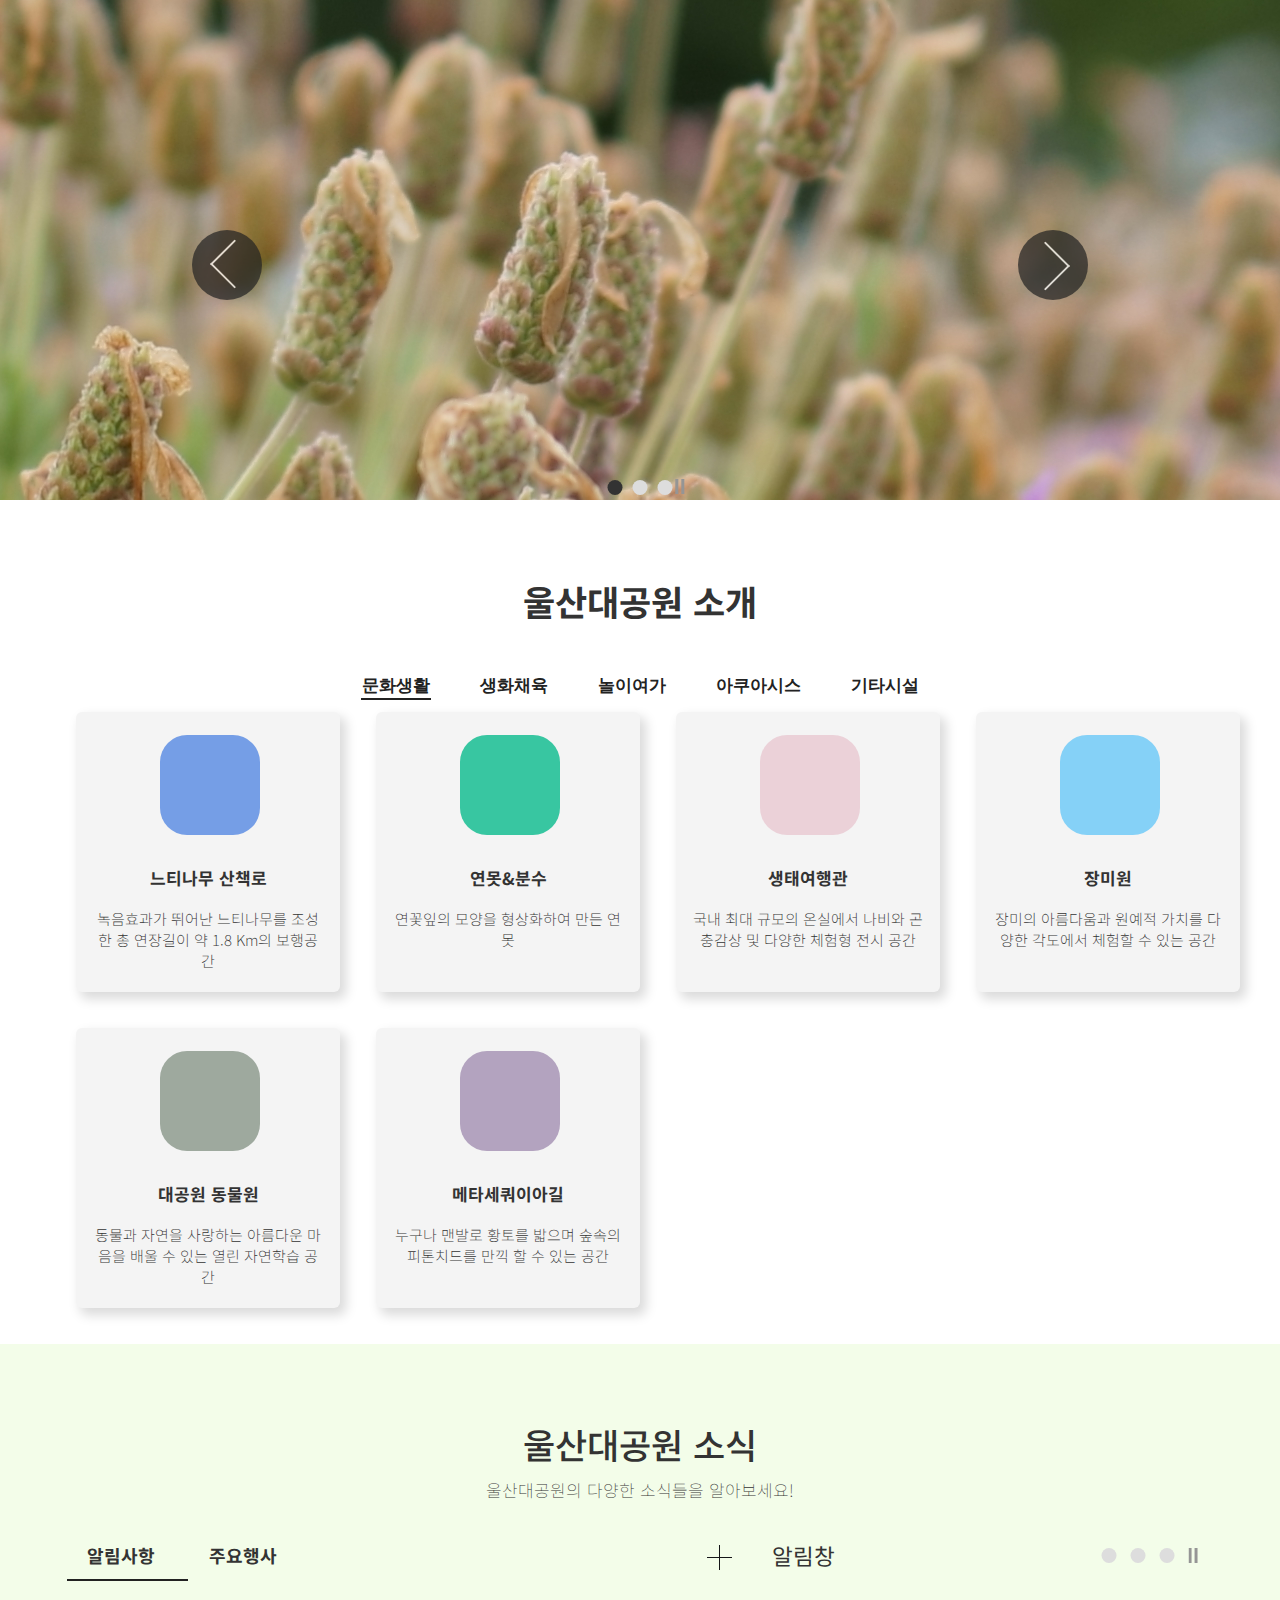
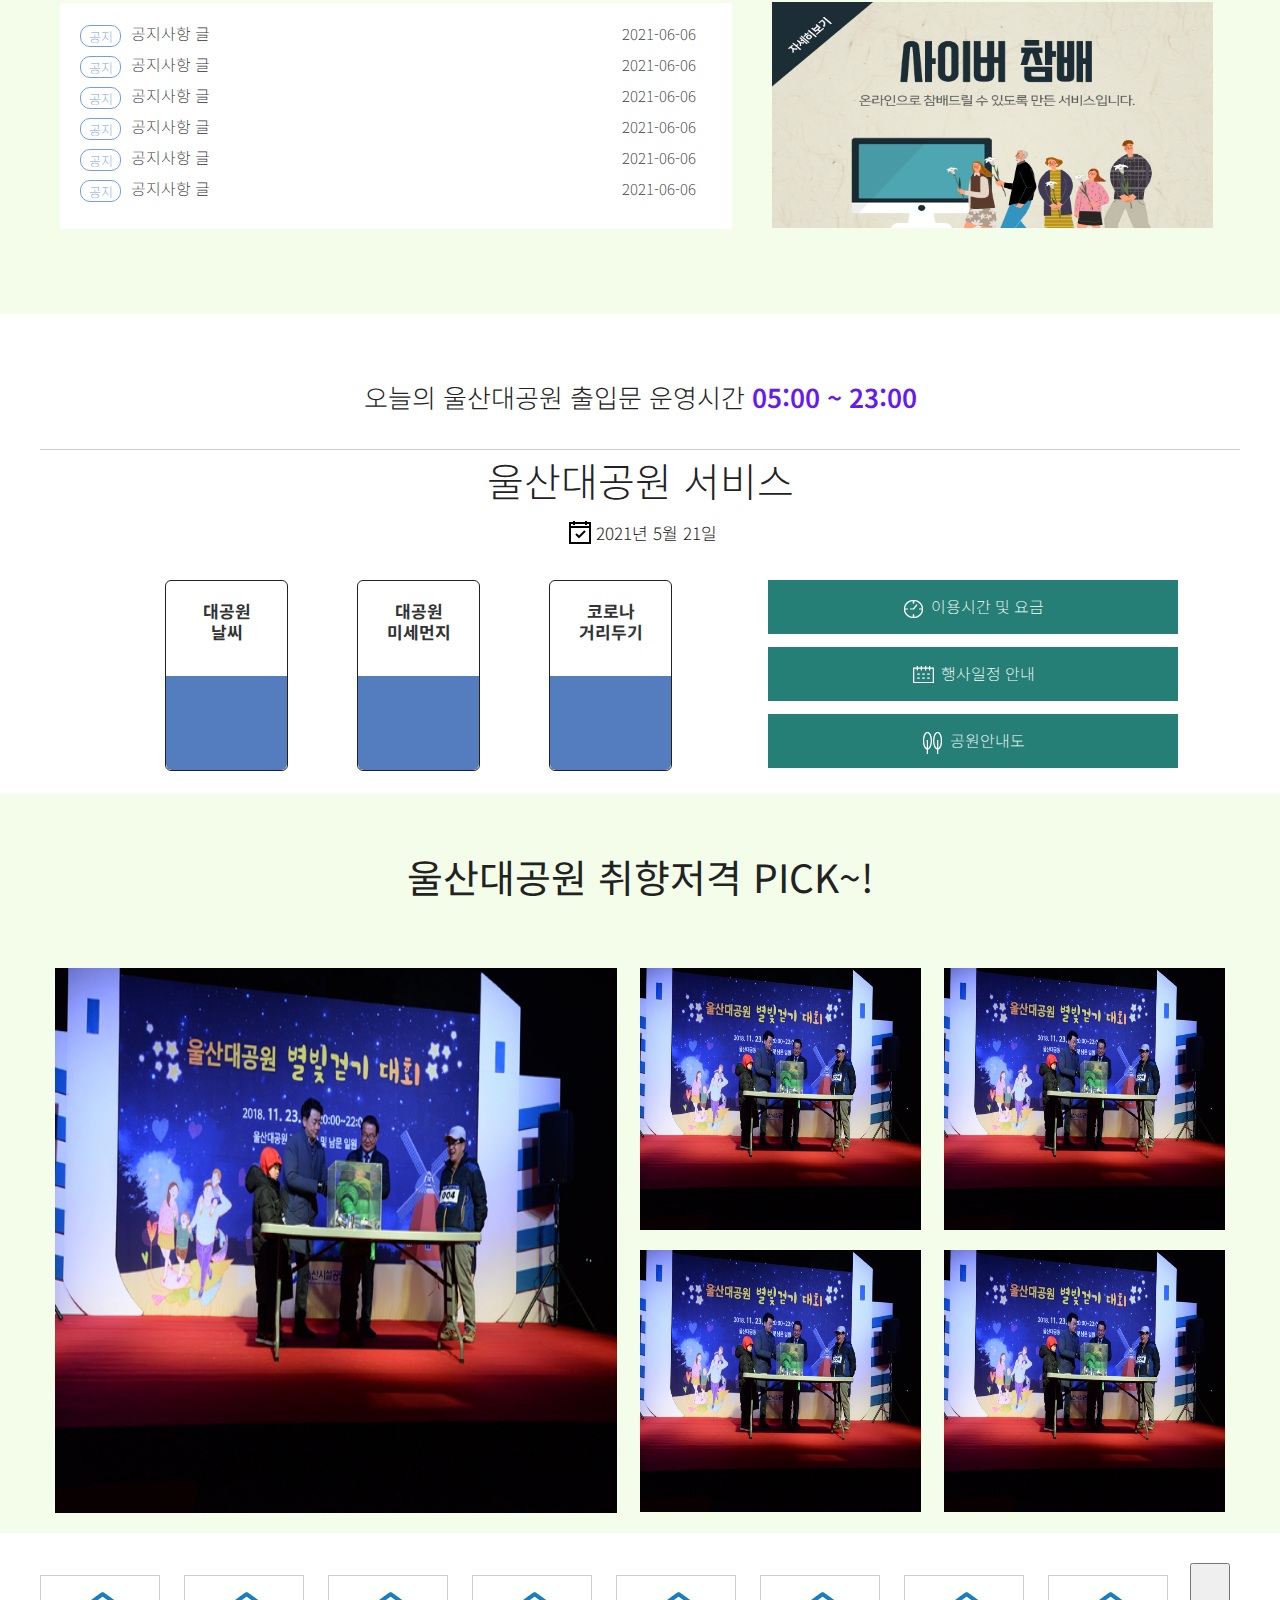
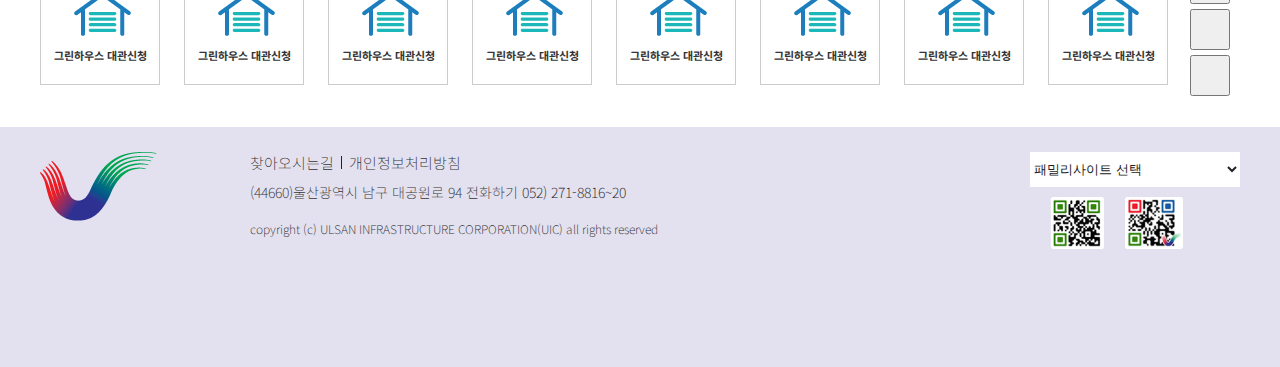
<file: index.html>
<!DOCTYPE html>
<html lang="ko">
<head>
    <meta charset="UTF-8">
    <meta http-equiv="X-UA-Compatible" content="IE=edge">
    <meta name="viewport" content="width=device-width, initial-scale=1.0">
    <title>울산대공원 홈페이지에 오신것을 환영합니다.</title>
    <link rel="stylesheet" type="text/css" href="css/reset.css">
    <link rel="stylesheet" type="text/css" href="css/style.css">
    <script src="js/slide.js"></script>
</head>
<body>
    <div class="wrap">
        <header>
            <? @include ('head.html')  ?>
        </header>
        <div class="container">
            <section class="main-visual-wrap">
                <h2 style="display: none;">메인 비주얼</h2>
                <div class="main-visual-box">
                    <div class="main-visual-img-box">
                        <div class="slide_content slide01 slide_active">
                            <img class="item1" src="images/main/main_visual_img01.jpg" alt="메인이미지1">
                        </div> 
                        <div class="slide_content slide02">
                            <img class="item2" src="images/main/main_visual_img02.jpg" alt="메인이미지2"> 
                        </div>
                        <div class="slide_content slide03">
                            <img class="item3" src="images/main/main_visual_img03.jpg" alt="메인이미지3"> 
                        </div>
                        
                    </div>
                    <div class="control-wrap">
                        <div class="arrow_box prev">
                            <div class="arrow_left">
                                <span></span>
                                <span></span>
                            </div>
                        </div>
                        <div class="arrow_box next">
                            <div class="arrow_right">
                                <span></span>
                                <span></span>
                            </div>
                        </div>
                    </div>
                    <div class="visual-ctr">
                        <ul class="slide_pagination">
                        </ul>
                        <a class="main-visual-slide_ctr carousel-stop" href="#" title="비주얼박스 재생">
                            <img src="images/button/btn-main-slide-stop.png" alt="정지">
                        </a>
                    </div>
                </div>
            </section>
            <section class="main-intro-box">
                <div class="tab-box">
                    <h2>울산대공원 소개</h2>
                    <div class="tab-title">
                        <div class="title-wrapper">
                            <div class="title active">
                                <button type="button" >문화생활</button>
                            </div>
                            <div class="title">
                                <button>생화채육</button>
                            </div>
                            <div class="title">
                                <button>놀이여가</button>
                            </div>
                            <div class="title">
                                <button>아쿠아시스</button>
                            </div>
                            <div class="title">
                                <button>기타시설</button>
                            </div>
                        </div>
                    </div>
                    <div class="main-intro-list-wrap">
                        <ul class="list">
                            <li>
                                <div class="box blue"></div>
                                <span>느티나무 산책로</span>
                                <p>녹음효과가 뛰어난 느티나무를 조성한 총 
                                    연장길이 약 1.8 Km의 보행공간</p>
                            </li>
                            <li>
                                <div class="box green"></div>
                                <span>연못&분수</span>
                                <p>연꽃잎의 모양을 형상화하여 만든 연못</p>
                            </li>
                            <li>
                                <div class="box pink"></div>
                                <span>생태여행관</span>
                                <p>국내 최대 규모의 온실에서 나비와 곤충감상
                                    및 다양한 체험형 전시 공간</p>
                            </li>
                            <li>
                                <div class="box sky"></div>
                                <span>장미원</span>
                                <p>장미의 아름다움과 원예적 가치를 다양한
                                    각도에서 체험할 수 있는 공간</p>
                            </li>
                            <li>
                                <div class="box darkgray"></div>
                                <span>대공원 동물원</span>
                                <p>동물과 자연을 사랑하는 아름다운 마음을
                                    배울 수 있는 열린 자연학습 공간</p>
                            </li>
                            <li>
                                <div class="box purple"></div>
                                <span>메타세쿼이아길</span>
                                <p>누구나 맨발로 황토를 밟으며 숲속의
                                    피톤치드를 만끽 할 수 있는 공간</p>
                            </li>
                        </ul>
                    </div>
                </div>
            </section>
            <section class="main-intro-news">
                <div class="main-news-head">
                    <h2>울산대공원 소식</h2>
                    <p>울산대공원의 다양한 소식들을 알아보세요!</p>
                </div>
                <div class="main-news-flex">
                    <div class="main-news-list">
                        <div class="point">
                            <ul class="title">
                                <li class="ative"><a href="#">알림사항</a></li>
                                <li><a href="#">주요행사</a></li>
                            </ul>
                            <div class="main-news-view">
                                <ul>
                                    <li><a href="#">공지사항 글</a><span>2021-06-06</span></li>
                                    <li><a href="#">공지사항 글</a><span>2021-06-06</span></li>
                                    <li><a href="#">공지사항 글</a><span>2021-06-06</span></li>
                                    <li><a href="#">공지사항 글</a><span>2021-06-06</span></li>
                                    <li><a href="#">공지사항 글</a><span>2021-06-06</span></li>
                                    <li><a href="#">공지사항 글</a><span>2021-06-06</span></li>
                                </ul>
                                <a href="#" title="더보기" class="main-more-btn">
                                    <img src="/images/button/btn-more.png" alt="더보기">
                                </a>
                            </div>
                        </div>
                    </div>
                    <div class="main-popup-list">
                        <h2>알림창</h2>
                        <div class="popup-control">
                            <ul class="slide_pagination">
                                <li class="dot">
                                    <a  href="#"></a>
                                </li>
                                <li class="dot">
                                    <a href="#"></a>
                                </li>
                                <li class="dot">
                                    <a href="#"></a>
                                </li>
                                <li>
                                    <img src="images/button/btn-main-slide-stop.png" alt="정지">
                                </li>
                            </ul>
                        </div>
                        <div class="m_popupzone">
                            <div class="box">
                                <div>
                                    <a href="#"><img src="/images/popup/popup_cbmr.jpg" alt="사이버 참배 온라인으로 참배드릴 수 있도록 만든 서비스입니다. 자세히보기"></a>
                                </div>
                            </div>
                        </div>
                    </div>
                </div>
            </section>
            <section class="main-intro-info">
                <div class="hour">
                    <p>오늘의 울산대공원 출입문 운영시간<span> 05:00 ~ 23:00 </span></p>
                </div>
                <h2>울산대공원 서비스</h2>
                <div class="calredar">
                    <svg xmlns="http://www.w3.org/2000/svg" xmlns:xlink="http://www.w3.org/1999/xlink" width="32" height="32" viewBox="0 0 62 62">
                        <image id="Today_icon-icons.com_55795" width="62" height="62" xlink:href="[data-uri]"/>
                    </svg>
                    <p class="txt">2021년 5월 21일</p>
                </div>
                <div class="info-box">
                    <div class="wather-list">
                        <ul class="wather-info">
                            <li>
                                <div class="color"></div>
                                <span>대공원<br>날씨</span>
                            </li>
                            <li>
                                <div class="color"></div>
                                <span>대공원<br>미세먼지</span>
                            </li>
                            <li>
                                <div class="color"></div>
                                <span>코로나<br>거리두기</span>
                            </li>
                        </ul>
                    </div>
                    <div class="info-list">
                        <ul>
                            <li>
                                <a href="#">
                                    <svg xmlns="http://www.w3.org/2000/svg" xmlns:xlink="http://www.w3.org/1999/xlink" width="25" height="25" viewBox="0 0 25 25">
                                        <image id="service_cont_icon1" width="25" height="25" xlink:href="[data-uri]"/>
                                    </svg>이용시간 및 요금</a>
                                </li>
                            <li><a href="#">
                                <svg xmlns="http://www.w3.org/2000/svg" xmlns:xlink="http://www.w3.org/1999/xlink" width="25" height="25" viewBox="0 0 25 25">
                                    <image id="service_cont_icon2" width="25" height="25" xlink:href="[data-uri]"/>
                                </svg>행사일정 안내</a>
                            </li>
                            <li><a href="#">
                                <svg xmlns="http://www.w3.org/2000/svg" xmlns:xlink="http://www.w3.org/1999/xlink" width="25" height="25" viewBox="0 0 25 25">
                                    <image id="service_cont_icon3" width="25" height="25" xlink:href="[data-uri]"/>
                                </svg>공원안내도</a>
                            </li>
                        </ul>
                    </div>
                </div>
            </section>
            <section class="main-intro-phto">
                <div class="main-phto-head">
                    <h2>울산대공원 취향저격 PICK~!</h2>
                </div>
                <div class="phto-list">
                    <ul>
                        <li class="large">
                            <img src="/images/phto/image.jpg" alt="">
                        </li>
                        <li class="small">
                            <img src="/images/phto/image.jpg" alt="">
                        </li>
                        <li class="small">
                            <img src="/images/phto/image.jpg" alt="">
                        </li>
                        <li class="small">
                            <img src="/images/phto/image.jpg" alt="">
                        </li>
                        <li class="small">
                            <img src="/images/phto/image.jpg" alt="">
                        </li>
                    </ul>
                </div>
            </section>
            <section class="main-intro-quick">
                <h2 style="display: none;">메인 퀵박스</h2>
                <div class="quick-wrap">
                    <div class="quick_area">
                        <div class="quick_control">
                            <button type="button" class="quick_prev slick-arrow" style="display: block;">이전</button>
                            <button type="button" class="quick_pause" style="display: none;">일시정지</button>
                            <button type="button" class="quick_play" style="display: block;">재생</button>
                            <button type="button" class="quick_next slick-arrow" style="display: block;">다음</button>
                        </div>
                        <div class="quick_list">
                            <div class="item">
                                <svg xmlns="http://www.w3.org/2000/svg" xmlns:xlink="http://www.w3.org/1999/xlink" width="100" height="60" viewBox="0 0 100 60">
                                    <image width="100" height="60" xlink:href="[data-uri]"/>
                                </svg>
                                <p>그린하우스 대관신청</p>
                            </div>
                            <div class="item">
                                <svg xmlns="http://www.w3.org/2000/svg" xmlns:xlink="http://www.w3.org/1999/xlink" width="100" height="60" viewBox="0 0 100 60">
                                    <image width="100" height="60" xlink:href="[data-uri]"/>
                                </svg>
                                <p>그린하우스 대관신청</p>
                            </div>
                            <div class="item">
                                <svg xmlns="http://www.w3.org/2000/svg" xmlns:xlink="http://www.w3.org/1999/xlink" width="100" height="60" viewBox="0 0 100 60">
                                    <image width="100" height="60" xlink:href="[data-uri]"/>
                                </svg>
                                <p>그린하우스 대관신청</p>
                            </div>
                            <div class="item">
                                <svg xmlns="http://www.w3.org/2000/svg" xmlns:xlink="http://www.w3.org/1999/xlink" width="100" height="60" viewBox="0 0 100 60">
                                    <image width="100" height="60" xlink:href="[data-uri]"/>
                                </svg>
                                <p>그린하우스 대관신청</p>
                            </div>
                            <div class="item">
                                <svg xmlns="http://www.w3.org/2000/svg" xmlns:xlink="http://www.w3.org/1999/xlink" width="100" height="60" viewBox="0 0 100 60">
                                    <image width="100" height="60" xlink:href="[data-uri]"/>
                                </svg>
                                <p>그린하우스 대관신청</p>
                            </div>
                            <div class="item">
                                <svg xmlns="http://www.w3.org/2000/svg" xmlns:xlink="http://www.w3.org/1999/xlink" width="100" height="60" viewBox="0 0 100 60">
                                    <image width="100" height="60" xlink:href="[data-uri]"/>
                                </svg>
                                <p>그린하우스 대관신청</p>
                            </div>
                            <div class="item">
                                <svg xmlns="http://www.w3.org/2000/svg" xmlns:xlink="http://www.w3.org/1999/xlink" width="100" height="60" viewBox="0 0 100 60">
                                    <image width="100" height="60" xlink:href="[data-uri]"/>
                                </svg>
                                <p>그린하우스 대관신청</p>
                            </div>
                            <div class="item">
                                <svg xmlns="http://www.w3.org/2000/svg" xmlns:xlink="http://www.w3.org/1999/xlink" width="100" height="60" viewBox="0 0 100 60">
                                    <image width="100" height="60" xlink:href="[data-uri]"/>
                                </svg>
                                <p>그린하우스 대관신청</p>
                            </div>
                        </div>
                    </div>
                </div>
            </section>
        </div>
    </div>
    <footer>
        <div class="foot-wrap">
            <div class="foot-box">
                <div class="f-logo">
                    <svg xmlns="http://www.w3.org/2000/svg" xmlns:xlink="http://www.w3.org/1999/xlink" width="117" height="69" viewBox="0 0 117 69">
                        <image id="footer_logo" width="117" height="69" xlink:href="[data-uri]"/>
                    </svg>
                </div>
                <div class="f-copy">
                    <ul class="f-info">
                        <li>
                            <a href="#">찾아오시는길</a> 
                        </li>
                        <li>
                            <a href="#">개인정보처리방침</a>
                        </li>
                    </ul>
                    <address>
                        (44660)울산광역시 남구 대공원로 94
                        <span>
                            전화하기
                            <a href="tel:052-271-8816"> 052) 271-8816~20</a>
                        </span>
                    </address>
                    <p>copyright (c) ULSAN INFRASTRUCTURE CORPORATION(UIC) all rights reserved</p>
                </div>
                <div class="f-link">
                    <div class="f-link-semi">
                        <select name="site" id="sitego">
                            <option value="">패밀리사이트 선택</option>
                        </select>
                    </div>
                    <div class="qr-code">
                        <svg xmlns="http://www.w3.org/2000/svg" xmlns:xlink="http://www.w3.org/1999/xlink" width="54.842" height="52.1" viewBox="0 0 54.842 52.1">
                            <image id="qr" width="54.842" height="52.1" xlink:href="[data-uri]"/>
                        </svg>
                        <svg xmlns="http://www.w3.org/2000/svg" xmlns:xlink="http://www.w3.org/1999/xlink" width="58" height="52" viewBox="0 0 58 52">
                            <defs>
                              <pattern id="pattern" preserveAspectRatio="none" width="100%" height="100%" viewBox="0 0 85 76">
                                <image width="85" height="76" xlink:href="[data-uri]"/>
                              </pattern>
                            </defs>
                            <rect id="qr_1_" data-name="qr (1)" width="58" height="52" fill="url(#pattern)"/>
                        </svg>
                    </div>
                </div>
            </div>
        </div>  
    </footer>
</body>
</html>
</file>
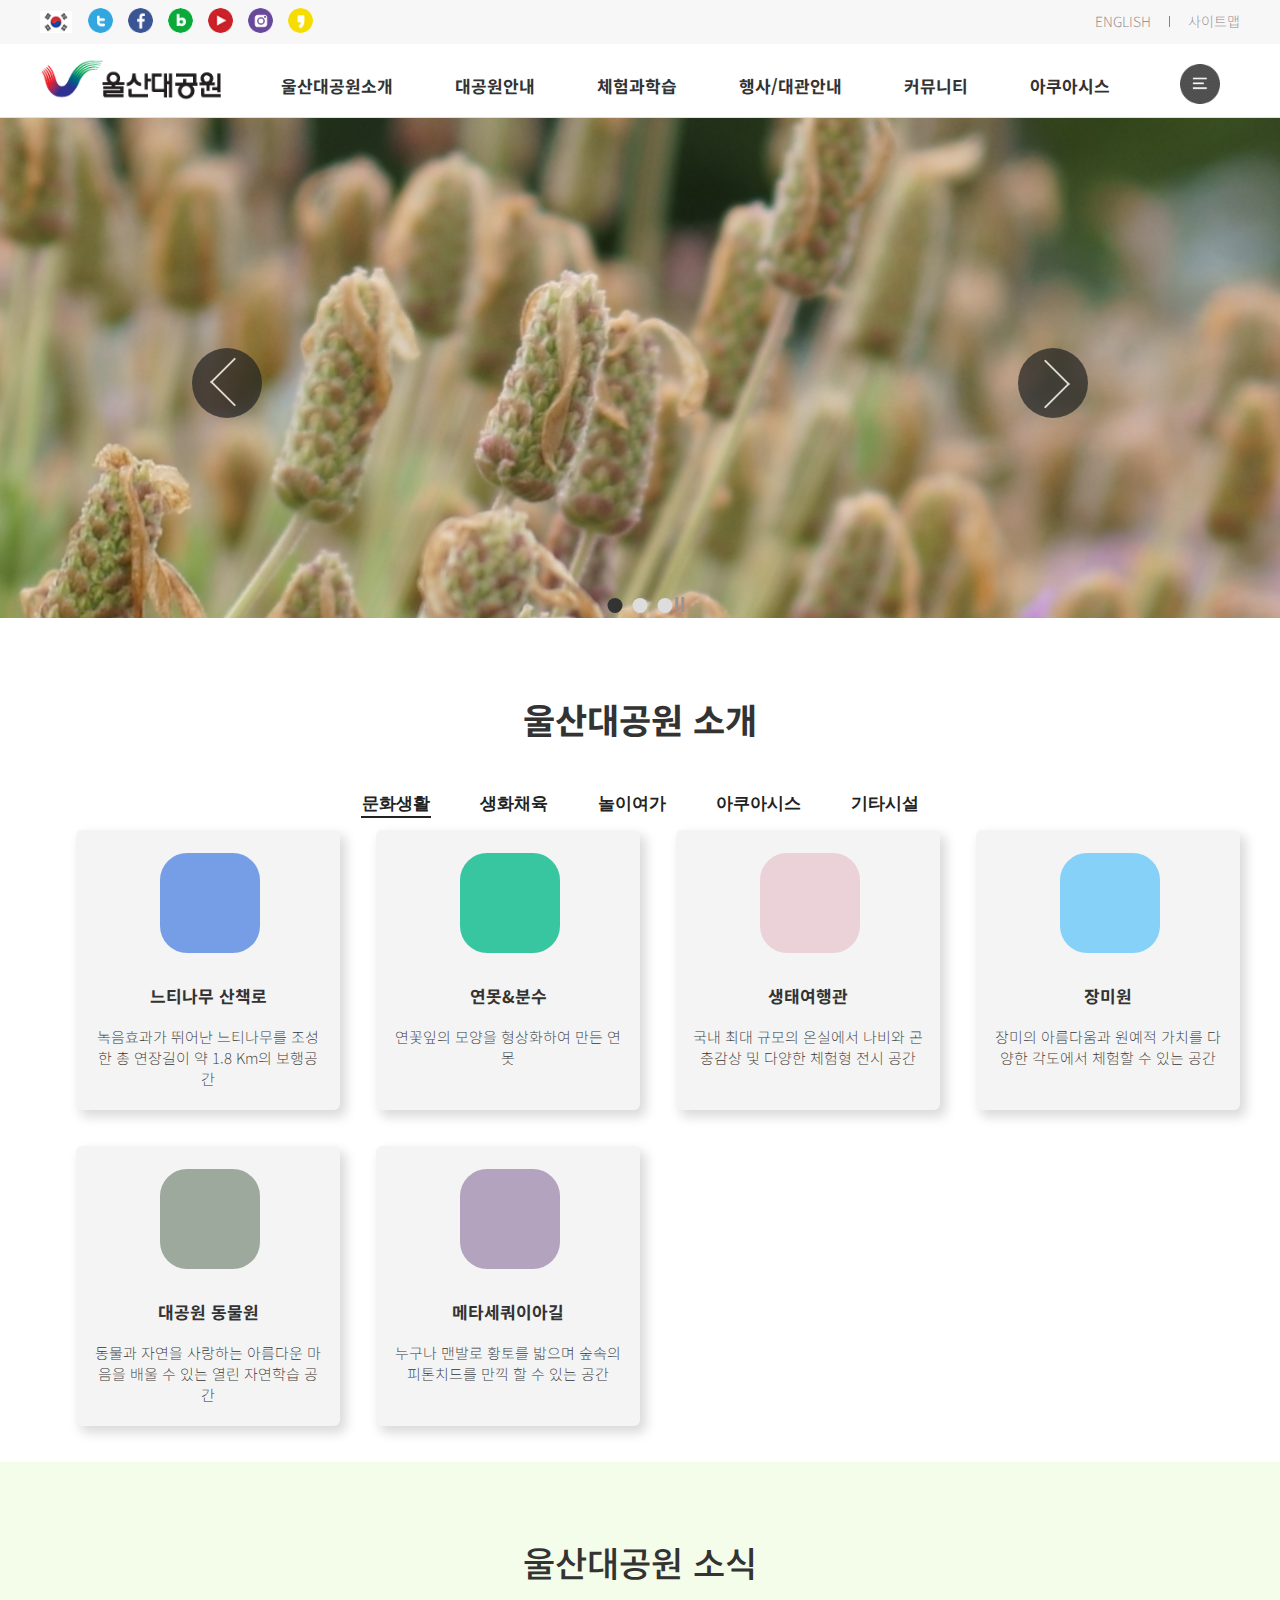
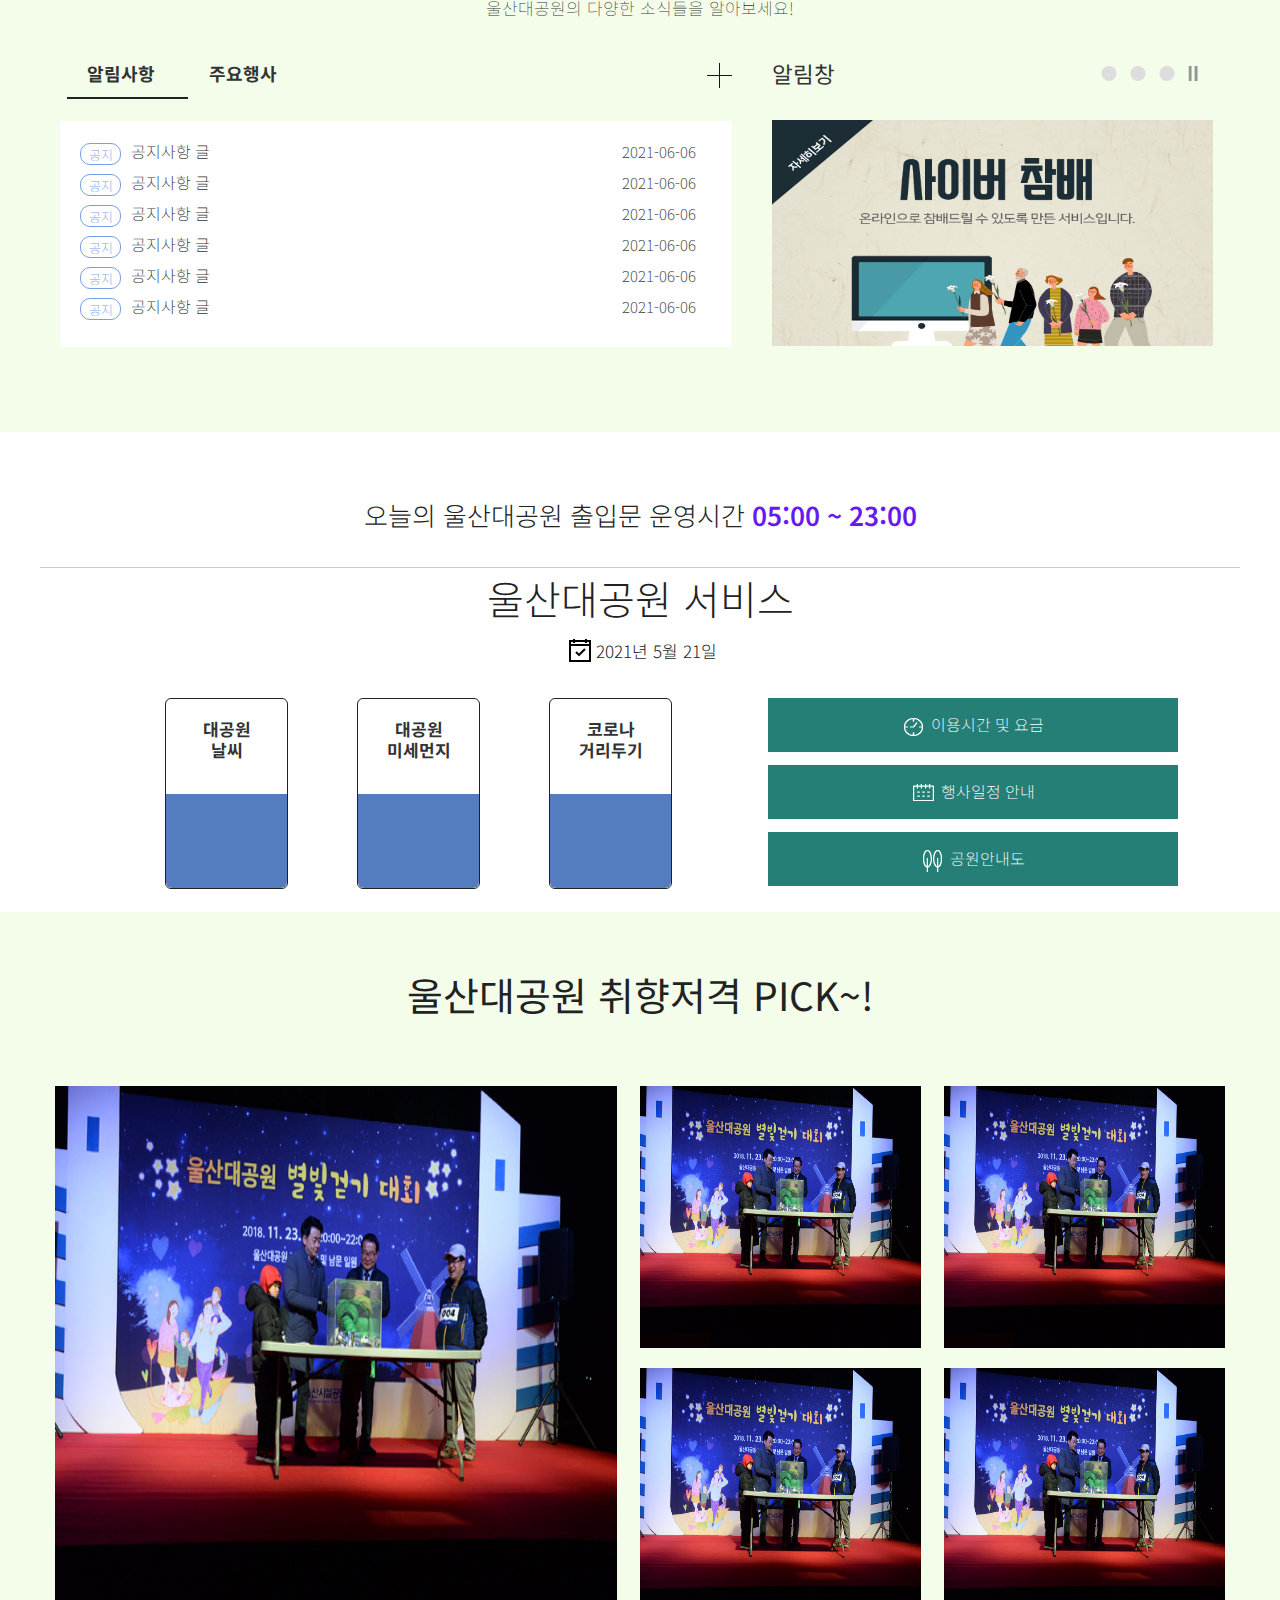
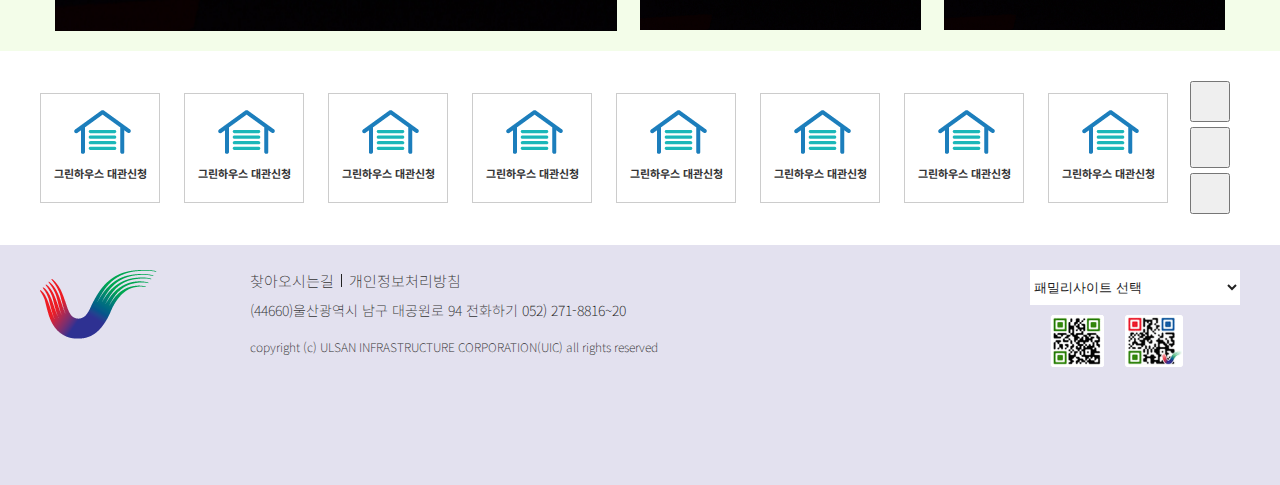
<file: imdex.html>
<!DOCTYPE html>
<html lang="ko">
<head>
    <meta charset="UTF-8">
    <meta http-equiv="X-UA-Compatible" content="IE=edge">
    <meta name="viewport" content="width=device-width, initial-scale=1.0">
    <title>울산대공원 홈페이지에 오신것을 환영합니다.</title>
    <link rel="stylesheet" type="text/css" href="css/reset.css">
    <link rel="stylesheet" type="text/css" href="css/style.css">
    <script src="js/slide.js"></script>
</head>
<body>
    <div class="wrap">
        <header>
            <div class="header-wrap">
                <div class="header-top-wrap">
                    <div class="top-box">
                        <div class="top-left-box">
                            <ul>
                                <li>
                                    <a href="#" class="left_box utill-icokorea" title="대한민국"></a>
                                </li>
                                <li>
                                    <a href="#" class="left_box utill-icotweets" title="트위터"></a>
                                </li>
                                <li>
                                    <a href="#" class="left_box utill-icofacebook" title="페이스북"></a>
                                </li>
                                <li>
                                    <a href="#" class="left_box utill-icoblog" title="네이버블로그"></a>
                                </li>
                                <li>
                                    <a href="#" class="left_box utill-icoyoutub" title="유튜브"></a>
                                </li>
                                <li>
                                    <a href="#" class="left_box utill-icoinstagram" title="인스타그램"></a>
                                </li>
                                <li>
                                    <a href="#" class="left_box utill-icokakaostoy" title="카카오스토리"></a>
                                </li>
                            </ul>
                        </div>
                        <div class="top-right-box">
                            <ul>
                                <li>
                                    <a href="#" title="영문사이트">ENGLISH</a>
                                </li>
                                <li>
                                    <a href="#" title="사이트맵">사이트맵</a>
                                </li>
                            </ul>
                        </div>
                    </div>
                </div>
                <div class="header-bottom-wrap">
                    <div class="herder-inner">
                        <h1 class="logo">
                            <a href="#" title="울산대공원로고">
                                <img src="images/logo/logo.gif" alt="울산대공원로고">
                            </a>
                        </h1>
                        <nav class="gnb">
                            <ul class="gnb-ul">
                                <li>
                                    <a href="#">울산대공원소개</a>
                                    <ul class="sub-menu sub-menu01">
                                        <li>
                                            <a href="#">울산대공원소개</a>
                                        </li>
                                        <li>
                                            <a href="#">이용안내</a>
                                        </li>
                                        <li>
                                            <a href="#">오시는길</a>
                                        </li>
                                    </ul>
                                </li>
                                <li>
                                    <a href="#">대공원안내</a>
                                    <ul class="sub-menu sub-menu02">
                                        <li>
                                            <a href="#">자연생태</a>
                                        </li>
                                        <li>
                                            <a href="#">문화생활</a>
                                        </li>
                                        <li>
                                            <a href="#">놀이여가</a>
                                        </li>
                                        <li>
                                            <a href="#">호국시설</a>
                                        </li>
                                        <li>
                                            <a href="#">키즈카폐</a>
                                        </li>
                                        <li>
                                            <a href="#">파크골프장</a>
                                        </li>
                                    </ul> 
                                </li>
                                <li>
                                    <a href="#">체험과학습</a>
                                    <ul class="sub-menu sub-menu03">
                                        <li>
                                            <a href="#">체험학습신청</a>
                                        </li>
                                        <li>
                                            <a href="#">어린이 교통안전공원</a>
                                        </li>
                                        <li>
                                            <a href="#">곤충체험교실</a>
                                        </li>
                                    </ul> 
                                </li>
                                <li>
                                    <a href="#">행사/대관안내</a>
                                    <ul class="sub-menu sub-menu04">
                                        <li>
                                            <a href="#">행사일정</a>
                                        </li>
                                        <li>
                                            <a href="#">대관안내</a>
                                        </li>
                                        <li>
                                            <a href="#">울산대공원축제</a>
                                        </li>
                                        <li>
                                            <a href="#">그린하우스</a>
                                        </li>
                                        <li>
                                            <a href="#">시설사용신청</a>
                                        </li>
                                    </ul> 
                                </li>
                                <li>
                                    <a href="#">커뮤니티</a>
                                    <ul class="sub-menu sub-menu05">
                                        <li>
                                            <a href="#">공지사항</a>
                                        </li>
                                        <li>
                                            <a href="#">주요행사</a>
                                        </li>
                                        <li>
                                            <a href="#">사진자료실</a>
                                        </li>
                                        <li>
                                            <a href="#">동영상</a>
                                        </li>
                                        <li>
                                            <a href="#">고객의소리</a>
                                        </li>
                                        <li>
                                            <a href="#">FAQ</a>
                                        </li>
                                        <li>
                                            <a href="#">사이트맵</a>
                                        </li>
                                    </ul> 
                                </li>
                                <li>
                                    <a href="#">아쿠아시스</a>
                                    <ul class="sub-menu sub-menu06">
                                        <li>
                                            <a href="#">아쿠아시스</a>
                                        </li>
                                    </ul>
                                </li>
                            </ul>
                        </nav>
                        <div class="menu-toggle">
                            <a href="#" class="toggle-button">
                                <img src="images/button/btn-menu.png" alt="토글이미지">
                            </a>
                        </div>
                    </div>
                </div>
            </div>
        </header>
        <div class="container">
            <section class="main-visual-wrap">
                <div class="main-visual-box">
                    <div class="main-visual-img-box">
                        <div class="slide_content slide01 slide_active">
                            <img class="item1" src="images/main/main_visual_img01.jpg">
                        </div> 
                        <div class="slide_content slide02">
                            <img class="item2" src="images/main/main_visual_img02.jpg"> 
                        </div>
                        <div class="slide_content slide03">
                            <img class="item3" src="images/main/main_visual_img03.jpg"> 
                        </div>
                        
                    </div>
                    <div class="control-wrap">
                        <div class="arrow_box prev">
                            <div class="arrow_left">
                                <span></span>
                                <span></span>
                            </div>
                        </div>
                        <div class="arrow_box next">
                            <div class="arrow_right">
                                <span></span>
                                <span></span>
                            </div>
                        </div>
                    </div>
                    <div class="visual-ctr">
                        <ul class="slide_pagination">
                        </ul>
                        <a class="main-visual-slide_ctr carousel-stop" href="#" title="비주얼박스 재생">
                            <img src="images/button/btn-main-slide-stop.png" alt="정지">
                        </a>
                    </div>
                </div>
            </section>
            <section class="main-intro-box">
                <div class="tab-box">
                    <h2>울산대공원 소개</h2>
                    <div class="tab-title">
                        <div class="title-wrapper">
                            <div class="title active">
                                <button type="button" >문화생활</button>
                            </div>
                            <div class="title">
                                <button>생화채육</button>
                            </div>
                            <div class="title">
                                <button>놀이여가</button>
                            </div>
                            <div class="title">
                                <button>아쿠아시스</button>
                            </div>
                            <div class="title">
                                <button>기타시설</button>
                            </div>
                        </div>
                    </div>
                    <div class="main-intro-list-wrap">
                        <ul class="list">
                            <li>
                                <div class="box blue"></div>
                                <span>느티나무 산책로</span>
                                <p>녹음효과가 뛰어난 느티나무를 조성한 총 
                                    연장길이 약 1.8 Km의 보행공간</p>
                            </li>
                            <li>
                                <div class="box green"></div>
                                <span>연못&분수</span>
                                <p>연꽃잎의 모양을 형상화하여 만든 연못</p>
                            </li>
                            <li>
                                <div class="box pink"></div>
                                <span>생태여행관</span>
                                <p>국내 최대 규모의 온실에서 나비와 곤충감상
                                    및 다양한 체험형 전시 공간</p>
                            </li>
                            <li>
                                <div class="box sky"></div>
                                <span>장미원</span>
                                <p>장미의 아름다움과 원예적 가치를 다양한
                                    각도에서 체험할 수 있는 공간</p>
                            </li>
                            <li>
                                <div class="box darkgray"></div>
                                <span>대공원 동물원</span>
                                <p>동물과 자연을 사랑하는 아름다운 마음을
                                    배울 수 있는 열린 자연학습 공간</p>
                            </li>
                            <li>
                                <div class="box purple"></div>
                                <span>메타세쿼이아길</span>
                                <p>누구나 맨발로 황토를 밟으며 숲속의
                                    피톤치드를 만끽 할 수 있는 공간</p>
                            </li>
                        </ul>
                    </div>
                </div>
            </section>
            <section class="main-intro-news">
                <div class="main-news-head">
                    <h2>울산대공원 소식</h2>
                    <p>울산대공원의 다양한 소식들을 알아보세요!</p>
                </div>
                <div class="main-news-flex">
                    <div class="main-news-list">
                        <div class="point">
                            <ul class="title">
                                <li class="ative"><a href="#">알림사항</a></li>
                                <li><a href="#">주요행사</a></li>
                            </ul>
                            <div class="main-news-view">
                                <ul>
                                    <li><a href="#">공지사항 글</a><span>2021-06-06</span></li>
                                    <li><a href="#">공지사항 글</a><span>2021-06-06</span></li>
                                    <li><a href="#">공지사항 글</a><span>2021-06-06</span></li>
                                    <li><a href="#">공지사항 글</a><span>2021-06-06</span></li>
                                    <li><a href="#">공지사항 글</a><span>2021-06-06</span></li>
                                    <li><a href="#">공지사항 글</a><span>2021-06-06</span></li>
                                </ul>
                                <a href="#" title="더보기" class="main-more-btn">
                                    <img src="/images/button/btn-more.png" alt="더보기">
                                </a>
                            </div>
                        </div>
                    </div>
                    <div class="main-popup-list">
                        <h2>알림창</h2>
                        <div class="popup-control">
                            <ul class="slide_pagination">
                                <li class="dot">
                                    <a  href="#"></a>
                                </li>
                                <li class="dot">
                                    <a href="#"></a>
                                </li>
                                <li class="dot">
                                    <a href="#"></a>
                                </li>
                                <li>
                                    <img src="images/button/btn-main-slide-stop.png" alt="정지">
                                </li>
                            </ul>
                        </div>
                        <div class="m_popupzone">
                            <div class="box">
                                <div>
                                    <a href="#"><img src="/images/popup/popup_cbmr.jpg" alt="사이버 참배 온라인으로 참배드릴 수 있도록 만든 서비스입니다. 자세히보기"></a>
                                </div>
                            </div>
                        </div>
                    </div>
                </div>
            </section>
            <section class="main-intro-info">
                <div class="hour">
                    <p>오늘의 울산대공원 출입문 운영시간<span> 05:00 ~ 23:00 </span></p>
                </div>
                <h2>울산대공원 서비스</h2>
                <div class="calredar">
                    <svg xmlns="http://www.w3.org/2000/svg" xmlns:xlink="http://www.w3.org/1999/xlink" width="32" height="32" viewBox="0 0 62 62">
                        <image id="Today_icon-icons.com_55795" width="62" height="62" xlink:href="[data-uri]"/>
                    </svg>
                    <p class="txt">2021년 5월 21일</p>
                </div>
                <div class="info-box">
                    <div class="wather-list">
                        <ul class="wather-info">
                            <li>
                                <div class="color"></div>
                                <span>대공원<br>날씨</span>
                            </li>
                            <li>
                                <div class="color"></div>
                                <span>대공원<br>미세먼지</span>
                            </li>
                            <li>
                                <div class="color"></div>
                                <span>코로나<br>거리두기</span>
                            </li>
                        </ul>
                    </div>
                    <div class="info-list">
                        <ul>
                            <li>
                                <a href="#">
                                    <svg xmlns="http://www.w3.org/2000/svg" xmlns:xlink="http://www.w3.org/1999/xlink" width="25" height="25" viewBox="0 0 25 25">
                                        <image id="service_cont_icon1" width="25" height="25" xlink:href="[data-uri]"/>
                                    </svg>이용시간 및 요금</a>
                                </li>
                            <li><a href="#">
                                <svg xmlns="http://www.w3.org/2000/svg" xmlns:xlink="http://www.w3.org/1999/xlink" width="25" height="25" viewBox="0 0 25 25">
                                    <image id="service_cont_icon2" width="25" height="25" xlink:href="[data-uri]"/>
                                </svg>행사일정 안내</a>
                            </li>
                            <li><a href="#">
                                <svg xmlns="http://www.w3.org/2000/svg" xmlns:xlink="http://www.w3.org/1999/xlink" width="25" height="25" viewBox="0 0 25 25">
                                    <image id="service_cont_icon3" width="25" height="25" xlink:href="[data-uri]"/>
                                </svg>공원안내도</a>
                            </li>
                        </ul>
                    </div>
                </div>
            </section>
            <section class="main-intro-phto">
                <div class="main-phto-head">
                    <h2>울산대공원 취향저격 PICK~!</h2>
                </div>
                <div class="phto-list">
                    <ul>
                        <li class="large">
                            <img src="/images/phto/image.jpg" alt="">
                        </li>
                        <li class="small">
                            <img src="/images/phto/image.jpg" alt="">
                        </li>
                        <li class="small">
                            <img src="/images/phto/image.jpg" alt="">
                        </li>
                        <li class="small">
                            <img src="/images/phto/image.jpg" alt="">
                        </li>
                        <li class="small">
                            <img src="/images/phto/image.jpg" alt="">
                        </li>
                    </ul>
                </div>
            </section>
            <section class="main-intro-quick">
                <div class="quick-wrap">
                    <div class="quick_area">
                        <div class="quick_control">
                            <button type="button" class="quick_prev slick-arrow" style="display: block;">이전</button>
                            <button type="button" class="quick_pause" style="display: none;">일시정지</button>
                            <button type="button" class="quick_play" style="display: block;">재생</button>
                            <button type="button" class="quick_next slick-arrow" style="display: block;">다음</button>
                        </div>
                        <div class="quick_list">
                            <div class="item">
                                <svg xmlns="http://www.w3.org/2000/svg" xmlns:xlink="http://www.w3.org/1999/xlink" width="100" height="60" viewBox="0 0 100 60">
                                    <image id="quick_img1" width="100" height="60" xlink:href="[data-uri]"/>
                                </svg>
                                <p>그린하우스 대관신청</p>
                            </div>
                            <div class="item">
                                <svg xmlns="http://www.w3.org/2000/svg" xmlns:xlink="http://www.w3.org/1999/xlink" width="100" height="60" viewBox="0 0 100 60">
                                    <image id="quick_img1" width="100" height="60" xlink:href="[data-uri]"/>
                                </svg>
                                <p>그린하우스 대관신청</p>
                            </div>
                            <div class="item">
                                <svg xmlns="http://www.w3.org/2000/svg" xmlns:xlink="http://www.w3.org/1999/xlink" width="100" height="60" viewBox="0 0 100 60">
                                    <image id="quick_img1" width="100" height="60" xlink:href="[data-uri]"/>
                                </svg>
                                <p>그린하우스 대관신청</p>
                            </div>
                            <div class="item">
                                <svg xmlns="http://www.w3.org/2000/svg" xmlns:xlink="http://www.w3.org/1999/xlink" width="100" height="60" viewBox="0 0 100 60">
                                    <image id="quick_img1" width="100" height="60" xlink:href="[data-uri]"/>
                                </svg>
                                <p>그린하우스 대관신청</p>
                            </div>
                            <div class="item">
                                <svg xmlns="http://www.w3.org/2000/svg" xmlns:xlink="http://www.w3.org/1999/xlink" width="100" height="60" viewBox="0 0 100 60">
                                    <image id="quick_img1" width="100" height="60" xlink:href="[data-uri]"/>
                                </svg>
                                <p>그린하우스 대관신청</p>
                            </div>
                            <div class="item">
                                <svg xmlns="http://www.w3.org/2000/svg" xmlns:xlink="http://www.w3.org/1999/xlink" width="100" height="60" viewBox="0 0 100 60">
                                    <image id="quick_img1" width="100" height="60" xlink:href="[data-uri]"/>
                                </svg>
                                <p>그린하우스 대관신청</p>
                            </div>
                            <div class="item">
                                <svg xmlns="http://www.w3.org/2000/svg" xmlns:xlink="http://www.w3.org/1999/xlink" width="100" height="60" viewBox="0 0 100 60">
                                    <image id="quick_img1" width="100" height="60" xlink:href="[data-uri]"/>
                                </svg>
                                <p>그린하우스 대관신청</p>
                            </div>
                            <div class="item">
                                <svg xmlns="http://www.w3.org/2000/svg" xmlns:xlink="http://www.w3.org/1999/xlink" width="100" height="60" viewBox="0 0 100 60">
                                    <image id="quick_img1" width="100" height="60" xlink:href="[data-uri]"/>
                                </svg>
                                <p>그린하우스 대관신청</p>
                            </div>
                        </div>
                    </div>
                </div>
            </section>
        </div>
    </div>
    <footer>
        <div class="foot-wrap">
            <div class="foot-box">
                <div class="f-logo">
                    <h2>
                        <svg xmlns="http://www.w3.org/2000/svg" xmlns:xlink="http://www.w3.org/1999/xlink" width="117" height="69" viewBox="0 0 117 69">
                            <image id="footer_logo" width="117" height="69" xlink:href="[data-uri]"/>
                        </svg>
                    </h2>
                </div>
                <div class="f-copy">
                    <ul class="f-info">
                        <li>
                            <a href="#">찾아오시는길</a> 
                        </li>
                        <li>
                            <a href="#">개인정보처리방침</a>
                        </li>
                    </ul>
                    <address>
                        (44660)울산광역시 남구 대공원로 94
                        <span>
                            전화하기
                            <a href="tel:052-271-8816"> 052) 271-8816~20</a>
                        </span>
                    </address>
                    <p>copyright (c) ULSAN INFRASTRUCTURE CORPORATION(UIC) all rights reserved</p>
                </div>
                <div class="f-link">
                    <div class="f-link-semi">
                        <select name="site" id="sitego">
                            <option value="">패밀리사이트 선택</option>
                        </select>
                    </div>
                    <div class="qr-code">
                        <svg xmlns="http://www.w3.org/2000/svg" xmlns:xlink="http://www.w3.org/1999/xlink" width="54.842" height="52.1" viewBox="0 0 54.842 52.1">
                            <image id="qr" width="54.842" height="52.1" xlink:href="[data-uri]"/>
                        </svg>
                        <svg xmlns="http://www.w3.org/2000/svg" xmlns:xlink="http://www.w3.org/1999/xlink" width="58" height="52" viewBox="0 0 58 52">
                            <defs>
                              <pattern id="pattern" preserveAspectRatio="none" width="100%" height="100%" viewBox="0 0 85 76">
                                <image width="85" height="76" xlink:href="[data-uri]"/>
                              </pattern>
                            </defs>
                            <rect id="qr_1_" data-name="qr (1)" width="58" height="52" fill="url(#pattern)"/>
                        </svg>
                    </div>
                </div>
            </div>
        </div>  
    </footer>
</body>
</html>
</file>
<file: css/style.css>
@charset "utf-8";
@import url('https://fonts.googleapis.com/css2?family=Noto+Sans+KR&display=swap');
/* 공통 */
body{
    font-family:'Noto Sans KR',sans-serif;
    font-weight:200;
    font-size:15px;
    line-height:1.4em;
    color:#333;-webkit-text-size-adjust: none;-moz-text-size-adjust: none;-ms-text-size-adjust: none;
}

.blue {background: #759EE6;}
.green {background: #38C6A1;} 
.pink {background: #EBD1D8;}
.sky {background: #85D1F7;}
.darkgray {background: #9EA99E;}
.purple {background: #B3A3BF;}

.sub-menu01 {left: 19.5%;}
.sub-menu02 {left: 34.5%;}
.sub-menu03 {left: 44.5%;}
.sub-menu04 {left: 59%;}
.sub-menu05 {left: 73%;}
.sub-menu06 {left: 84.5%;}

/* layout */
.container{margin:auto;max-width: 1750px;}

/* header 부분 */
.header-wrap{ margin:0 auto; max-width: 1750px; min-width:85px; }

.herder-inner { position:relative; margin:0 auto; max-width:1200px;}
.herder-inner::after {content:"";display:block;clear:both;}

.header-top-wrap {background: #f7f7f7;}
.header-top-wrap .top-box{margin:0 auto;padding:8px 0 8px;max-width:1200px;}
.header-top-wrap .top-box:after{content:"";display:block;clear:both;}
.header-top-wrap .top-box .top-left-box{float:left;}
.header-top-wrap .top-box .top-left-box ul li{float:left;margin:0 12px 0 0;}
 
.header-top-wrap .top-box .top-left-box ul li .utill-icokorea { display: block; margin-top: 3px; width: 36px; height: 24px; background: url(../images/top/korea.png) no-repeat; background-size: 90%;}
.header-top-wrap .top-box .top-left-box ul li .utill-icotweets { display: block; width: 28px; height: 28px; background: url(../images/top/tweets.png) no-repeat; background-size: 90%;}
.header-top-wrap .top-box .top-left-box ul li .utill-icofacebook { display: block; width: 28px; height: 28px; background: url(../images/top/facebook.png) no-repeat; background-size: 90%;}
.header-top-wrap .top-box .top-left-box ul li .utill-icoblog { display: block; width: 28px; height: 28px; background: url(../images/top/naver.png) no-repeat; background-size: 90%;}
.header-top-wrap .top-box .top-left-box ul li .utill-icoyoutub { display: block; width: 28px; height: 28px; background: url(../images/top/youtub.png) no-repeat; background-size: 90%;}
.header-top-wrap .top-box .top-left-box ul li .utill-icoinstagram { display: block; width: 28px; height: 28px; background: url(../images/top/instagram.png) no-repeat; background-size: 90%;}
.header-top-wrap .top-box .top-left-box ul li .utill-icokakaostoy { display: block; width: 28px; height: 28px; background: url(../images/top/kakaostoy.png) no-repeat; background-size: 90%;}

.header-top-wrap .top-box .top-right-box { float:right; line-height: 1.7; }
.header-top-wrap .top-box .top-right-box ul li{position:relative;float:left;margin:0 18px 0 0;padding:0 19px 0 0;}
.header-top-wrap .top-box .top-right-box ul li:after{content:"";position:absolute;top:8px;right:0;width:1px;height:11px;border-right:1px solid #8b8080;}
.header-top-wrap .top-box .top-right-box ul li:last-of-type{margin:0;padding:0;}
.header-top-wrap .top-box .top-right-box ul li:last-of-type:after{display:none;}
.header-top-wrap .top-box .top-right-box ul li a{font-size:14px;color:#8b8080;}

.header-bottom-wrap{position:relative;z-index:20;background-color:#fff;border-bottom:1px solid #e1e1e1;box-sizing:border-box;}
.header-bottom-wrap .logo{float:left;padding:14px 0 14px;}
.header-bottom-wrap .logo img {width: 90%;}

.header-bottom-wrap .gnb{float:left;}
.header-bottom-wrap .gnb-ul{padding:31px 0 0;}
.header-bottom-wrap .gnb-ul:after{content:"";display:block;clear:both;}
.header-bottom-wrap .gnb-ul > li{float:left;padding: 0 31px 20px 31px;}
/* .header-bottom-wrap .gnb-ul > li:last-of-type{padding:0 0 20px 0;} */
.header-bottom-wrap .gnb-ul > li > a{font-weight:bold;font-size:17px;}

.header-bottom-wrap .gnb-ul > li:hover .sub-menu{display: block;}

.header-bottom-wrap .gnb-ul .sub-menu {display: none;position:absolute;top: 73px;padding:16px 10px 10px 10px;z-index:30;box-sizing:border-box;background: #fff;border: 1px solid;}
.header-bottom-wrap .gnb-ul .sub-menu > li{padding:0 0 18px 0;text-align:center;}
.header-bottom-wrap .menu-toggle{float: right; margin: 20px 10px 0px 0px;}
.header-bottom-wrap .menu-toggle img {width: 80%;}

/* visual */
.main-visual-wrap { overflow:hidden;}
.main-visual-wrap .main-visual-box { position: relative; margin: 0 auto;}
.main-visual-wrap .main-visual-box .main-visual-img-box { display: flex; justify-content: space-between; height: 500px;} 
/* .main-visual-wrap .main-visual-box .main-visual-img-box img{width: 50%;} */

.main-visual-box .control-wrap{width: 70%;position: absolute; left: 15%;top: calc(50% - 20px);}
.main-visual-box .control-wrap:after{content:"";display:block;clear:both;}

.main-visual-box .control-wrap .prev {float: left; cursor: pointer; width: 70px; height: 70px; border-radius: 40px; background: #222;padding: 0; opacity: 0.7; transform: rotate(90deg);}
.main-visual-box .control-wrap .next {float: right; cursor: pointer; width: 70px; height: 70px; border-radius: 40px; background: #222;padding: 0; opacity: 0.7; transform: rotate(-90deg);}
.main-visual-box .control-wrap .prev:hover {opacity: 1;}
.main-visual-box .control-wrap .next:hover {opacity: 1;}

.main-visual-img-box > div { float: left; width: 100%;height: 100%;} 

.arrow_box > div {position: relative;width: 100%;height: 70px;}
.arrow_box > div > span {position: absolute;top: 38px;width: 35px;height: 2px;background: #fff;border-radius: 50px;display: block;}
.arrow_box > div > span:before { content: " "; display: block; width: 100%; height: 100%; border-radius:50px;}
.arrow_box > div > span:first-child{transform: rotate(-45deg);left: 28px;}
.arrow_box > div > span:last-child {transform: rotate(45deg);left: 5px;}

.slide_pagination { position: absolute; left: 50%; bottom: 1px; list-style: none; margin: 0; padding: 0; transform: translateX(-50%); }
.slide_pagination .dot { display: inline-block; width: 15px; height: 15px; margin: 0 5px; overflow: hidden; background: #ddd; border-radius: 50%; transition: 0.3s; }
.slide_pagination .dot.dot_active { background: #333; }
.slide_pagination .dot a { display: block; width: 100%; height: 100%; }

.main-visual-slide_ctr {position: absolute;left: 53%; bottom: 0; list-style: none; margin: 0; padding: 0; transform: translateX(-30%); z-index: 10;}

/* main intro */
.main-intro-box {max-width: 1750px; margin: 0 auto;} 
.main-intro-box .tab-box {padding: 90px 0 0 0; }
.main-intro-box .tab-box h2 {padding: 0 0 50px 0; font-weight: bold; font-size: 35px; text-align: center;}

.main-intro-box .tab-box .tab-title {padding-bottom: 5%; padding: 1%; text-align: center;}
.main-intro-box .tab-box .tab-title .title-wrapper { position: relative; width: 100%; height: 100%; z-index: 1; display: flex; transition-property: transform; box-sizing: content-box; justify-content: center;}
.main-intro-box .tab-box .tab-title .title-wrapper .title {display: inline-block; max-width: 16.6%; width: auto; padding: 0 24px;}

.main-intro-box .tab-box .tab-title .title-wrapper .title button { font-weight: bold; color: #222; font-size: 17px; display: inline-block; position: relative; line-height: 1.4; padding: 0 1px 2px 1px; overflow: hidden; text-overflow: ellipsis; background: transparent; border: none; cursor: pointer;}
.main-intro-box .tab-box .tab-title .title-wrapper .title.active button::before { background-color: #222;}
.main-intro-box .tab-box .tab-title .title-wrapper .title button::before {content: ''; position: absolute; bottom: 0; left: 0; width: 100%; height: 2px; background-color: transparent;}

.main-intro-list-wrap {height: auto; text-align: center; width: 1200px; margin: 0 auto;}
.main-intro-list-wrap .list {display: flex; flex-flow:row wrap;}
.main-intro-list-wrap .list > li { background: #f4f4f4; border-radius: 6px; width: 22%; height:280px; display:inline-block;margin:0 0 3% 3%;text-align:center;box-shadow:5px 6px 12px 1px rgba(0, 0, 0, 0.15);position:relative;}
.main-intro-list-wrap .list > li > div {position: absolute;top: 8%;left: 32%;width: 100px;height: 100px; border-radius: 27px;}
.main-intro-list-wrap .list > li > span {display: block; max-width: 270px; height:40px; font-size:17px; font-weight: bold; text-align:center;  transition:all 0.3s; padding:59% 5% 10% 5%; line-height:1.2;}
.main-intro-list-wrap .list > li > p { padding: 5% 6% 0 6%; }

/* news */
.main-intro-news {margin:0 auto; width:100%; background: #F3FDE9;}
.main-intro-news .main-news-head{text-align:center; padding:80px 0 45px; max-width:1200px; margin:0 auto;}
.main-intro-news .main-news-head h2{font-size:35px; padding-bottom:15px; font-weight:500; line-height:40px;}
.main-intro-news .main-news-head p{font-size:17px; font-weight:lighter;}

.main-intro-news .main-news-flex {width:100%;display:flex;max-width:1200px;margin:0 auto;padding: 0px 20px 85px 20px;box-sizing:border-box;}
.main-intro-news .main-news-flex .main-news-list {width: 60%; margin-right: 40px;}
.main-intro-news .main-news-flex .main-popup-list {width: 40%; position: relative;}

.main-intro-news .main-news-flex .main-news-list .title {display: flex; position: relative;}
.main-intro-news .main-news-flex .main-news-list .title li {padding: 0% 4% 2% 4%;}
.main-intro-news .main-news-flex .main-news-list .title li a {font-size: 18px; font-weight: bold;}
.main-intro-news .main-news-flex .main-news-list .title li a::before {content: '';position: absolute;bottom: 0;left: 7px;width: 18%;height: 2px;background-color: transparent;} 
.main-intro-news .main-news-flex .main-news-list .title li.ative a::before {background-color: #222;} 

.main-intro-news .main-news-flex .main-news-list .point {position: relative;}
.main-intro-news .main-news-flex .main-news-list .main-news-view {background-color:#fff;padding:20px;margin-top: 22px;}
.main-intro-news .main-news-flex .main-news-list .main-news-view ul li {padding-bottom:10px; position:relative; display:inline-block; width: 100%; }
.main-intro-news .main-news-flex .main-news-list .main-news-view ul li:before {content:"공지";color: #759EE6;display:inline-block;width: 39px;height:20px;font-size:13px;border-radius: 10px;/* background-color:#083643; */text-align:center;position:absolute;left:0;top:2px;border: 1px solid #759EE6;}
.main-intro-news .main-news-flex .main-news-list .main-news-view ul li:after{content:"";display:block;clear:both;}

.main-intro-news .main-news-flex .main-news-list .main-news-view ul a {padding-left: 51px;display:block;float:left;width:calc(100% - 90px);text-overflow: ellipsis;white-space: nowrap;word-wrap: normal;overflow: hidden;font-size:16px;}
.main-intro-news .main-news-flex .main-news-list .main-news-view .main-more-btn{position:absolute;top:0px;right:0;}

.main-intro-news .main-news-flex .main-popup-list h2 {padding: 0% 0% 8% 0%;}

.main-intro-news .main-news-flex .main-popup-list .slide_pagination {position: absolute;left: 86%;top: 1px;list-style: none;margin: 0;padding: 0;/* transform: translateX(-50%); */width: 27%;}
.main-intro-news .main-news-flex .main-popup-list .slide_pagination .dot { display: inline-block; width: 15px; height: 15px; margin: 0 5px; overflow: hidden; background: #ddd; border-radius: 50%;}
.main-intro-news .main-news-flex .main-popup-list .slide_pagination .dot.dot_active { background: #333; }
.main-intro-news .main-news-flex .main-popup-list .slide_pagination .dot a { display: block; width: 100%; height: 100%; }
.main-intro-news .main-news-flex .main-popup-list .slide_pagination li:last-child { display: inline-block; width: 15px; height: 15px; margin: 0 5px; overflow: hidden;}
.main-intro-news .main-news-flex .main-popup-list .m_popupzone {max-width:480px;margin:0;float:left;}
.main-intro-news .main-news-flex .main-popup-list .m_popupzone .box {position:relative;width: 100%;height:100%;}
.main-intro-news .main-news-flex .main-popup-list .m_popupzone .box .popup_list {position:relative;height:100%;}
.main-intro-news .main-news-flex .main-popup-list .m_popupzone .box img {width: 441px;height: 226px;}

/* info */
.main-intro-info { margin: 0 auto; width: 100%; background: #fff;}
.main-intro-info .hour {width: 100%; max-width: 1200px; color: #222; font-size: 26px; font-weight: 300; text-align: center; line-height: 105px; border-bottom: 1px solid #ccc; margin: 0 auto 20px; padding-top: 30px;}
.main-intro-info .hour span {color: #661af0; font-weight: 600;}

.main-intro-info h2 {color: #222; font-size: 40px; font-weight: 300; text-align: center;}
.main-intro-info .calredar { margin-top: 2%; display: flex; flex-wrap: wrap; justify-content: center; text-align: center;}
.main-intro-info .calredar .txt {line-height: 2; color: #222; font-size: 17px; font-weight: 300; text-align: center;}

.main-intro-info .info-box {margin-top: 30px; display: flex; justify-content: center;}
.main-intro-info .info-box .wather-list {width: 60%;}
.main-intro-info .info-box .info-list {width: 40%;}

.main-intro-info .info-box .wather-list .wather-info {display: flex; flex-flow: row wrap; justify-content: center;}
.main-intro-info .info-box .wather-list .wather-info li {width: 16%;height: 191px;margin: 0 0 3% 9%;position: relative;border-radius: 6px;display: inline-block;border: 1px solid #222;}
.main-intro-info .info-box .wather-list .wather-info li .color {position: absolute; width: 100%; height: 50%; top: 50%; left: 0; background: #547DBF; border-radius: 0 0 6px 6px;}
.main-intro-info .info-box .wather-list .wather-info li span {margin: 15% 0% 0% 0%;display: block;max-width: 270px;height: 40px;font-size: 17px;font-weight: bold;text-align: center;}

.main-intro-info .info-box .info-list ul {text-align: center;}
.main-intro-info .info-box .info-list ul li {margin-bottom: 13px;}
.main-intro-info .info-box .info-list ul li a {display:block; width:80%; height:54px; line-height:53px; background:#267f76; color:#fff; font-size:16px;}
.main-intro-info .info-box .info-list ul li svg {vertical-align: middle; margin-right: 5px;}

/* phto */
.main-intro-phto { margin: 0; width: 100%; background-color: #F3FDE9;}
.main-intro-phto .main-phto-head {width: 100%; max-width: 1200px; color: #222; font-size: 26px; font-weight: 300; text-align: center; line-height: 105px; margin: 0 auto 20px; padding-top: 30px; margin-bottom: 3%;}
.main-intro-phto .phto-list { width: 100%; max-width: 1200px; margin: 0 auto; overflow: hidden;}

.main-intro-phto .phto-list {width: 100%; max-width: 1170px; margin: 0 auto; overflow: hidden;}
.main-intro-phto .phto-list li{float: left; margin: 0 2% 20px 0;}
.main-intro-phto .phto-list li:nth-child(3),
.main-intro-phto .phto-list li:nth-child(5){margin: 0 0 20px 0;}
.main-intro-phto .phto-list li .tit{height: 89px; padding: 50px 27px 0 0; color: #000; font-size: 19px; font-weight: 300; text-align: right; background: #fff; white-space: nowrap; text-overflow: ellipsis; overflow: hidden;}
.main-intro-phto .phto-list li.large{width: 48%;}
.main-intro-phto .phto-list li.large img{width: 100%; height: 545px;}
.main-intro-phto .phto-list li.small{width: 24%;}
.main-intro-phto .phto-list li.small img{width: 100%; height: 262px;}


/* quik */
.quick-wrap {position:relative;width:100%;overflow:hidden;padding:30px 0;background:#ffff;height: 194px;}
.quick-wrap:before{position:absolute;bottom:0;left:0;content:"";display:inline-block;width:100%;height:1px;}
.quick_area {position:relative;margin:0 auto;max-width:1200px;}
.quick_area .quick_control{width:50px; position:absolute; right:0; top:0;}
.quick_area .quick_control button{display:block; width:40px;height:41px; margin-bottom:5px; cursor:pointer; text-indent:-9999px;}
.quick_area .slick-slider {position: relative; display: block; box-sizing: border-box;}
.quick_area .quick_list {overflow:hidden;margin:0;padding:0; width:100%; display: flex; justify-content: flex-start;}
.quick_area .quick_list .item {position: relative; width: 120px; height: 110px; border: 1px solid #ccc; margin: 1% 2% 0 0;}
.quick_area .quick_list .item svg {position: absolute; left: 11%; top: 8%;}
.quick_area .quick_list .item p {display: block; max-width: 270px; height:60px; font-size:11px; font-weight: bold; text-align:center; padding:62% 5% 10% 5%; line-height:1.2;}

/* footer */
.foot-wrap {background-color: #E3E1EF;height: 240px;}
.foot-wrap .foot-box {position: relative;margin: 0 auto;max-width: 1200px;padding: 25px 0;height: 136px;}
.foot-wrap .foot-box .f-logo {margin-right: 65px;float: left;}
.foot-wrap .foot-box .f-copy {width: 640px;float: left;position: absolute;left: 17.5%;}
.foot-wrap .foot-box .f-copy .f-info {width: 100%;height: 20px;margin-bottom: 10px;}
.foot-wrap .foot-box .f-copy .f-info li{float: left;position: relative;padding-right: 8px;margin-right: 7px;}
.foot-wrap .foot-box .f-copy .f-info li:after{content: "";position: absolute;top: 4px;right: 0;width: 1px;height: 13px;border-right: 1px solid;border-color: #222;}
.foot-wrap .foot-box .f-copy .f-info li:last-of-type:after{display:none;}

.foot-wrap .foot-box .f-copy address {float: left; font-size: 14px; margin-bottom: 15px;}
.foot-wrap .foot-box .f-copy address a{color: #222;}
.foot-wrap .foot-box .f-copy p {float: left;font-size: 12px;margin-bottom: 10px;}

.foot-wrap .foot-box .f-link {position: absolute;right: 0;}
.foot-wrap .foot-box .f-link .f-link-semi{display:inline-flex; flex-flow:row nowrap;}
.foot-wrap .foot-box .f-link select {width: 210px;height: 35px;margin-bottom: 10px;color: #222;background-color: #fff; border-color: #ffffff;}

.foot-wrap .foot-box .f-link .qr-code { display: flex;}
.foot-wrap .foot-box .f-link .qr-code svg {margin-left: 20px;}
</file>
